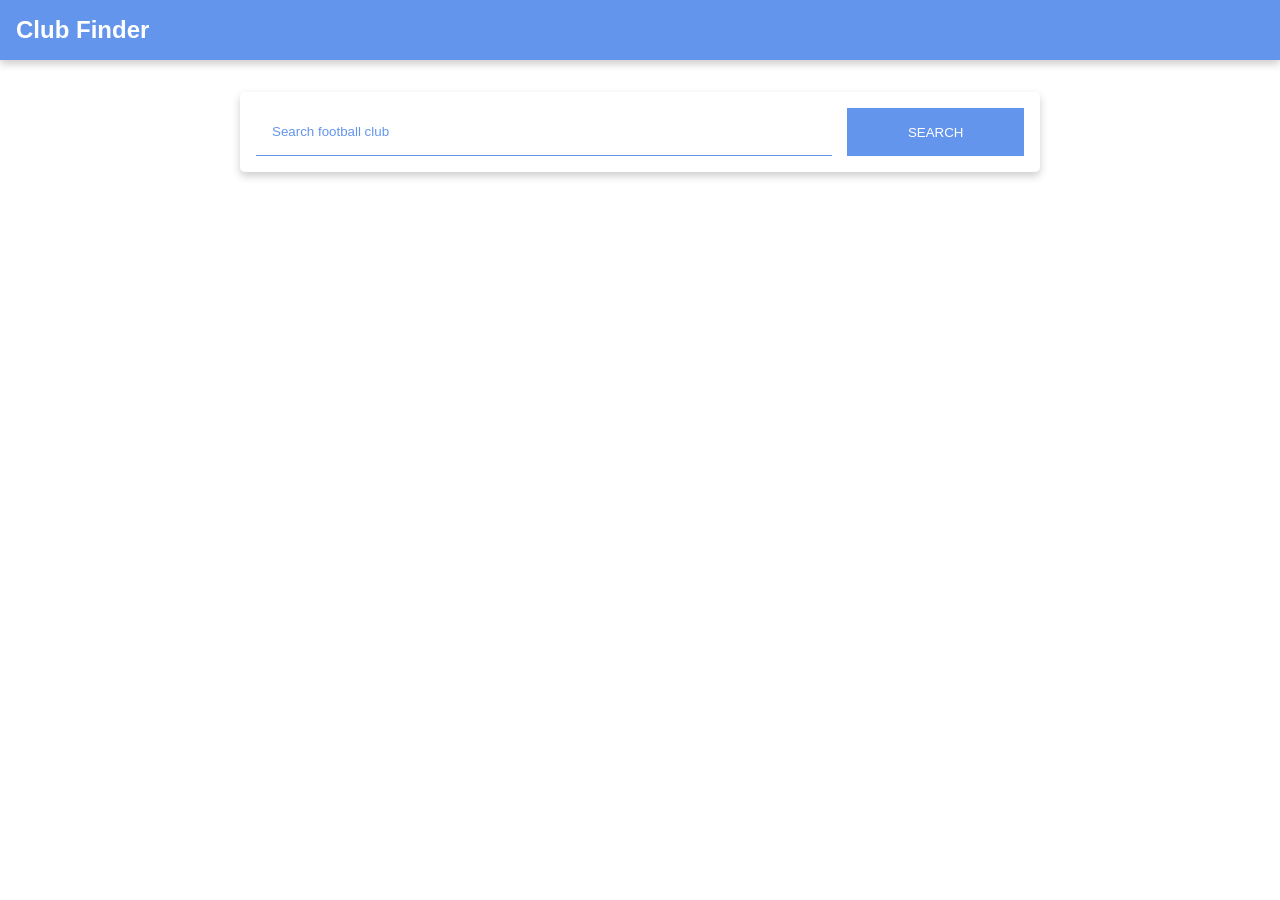
<file: club_finder/index.html>
<!doctype html><html lang="en"><head><meta charset="UTF-8"><meta name="viewport" content="width=device-width,initial-scale=1"><title>Club Finder</title></head><body><header><app-bar></app-bar></header><main><search-bar></search-bar><club-list></club-list></main><script src="bundle.js"></script></body></html>
</file>
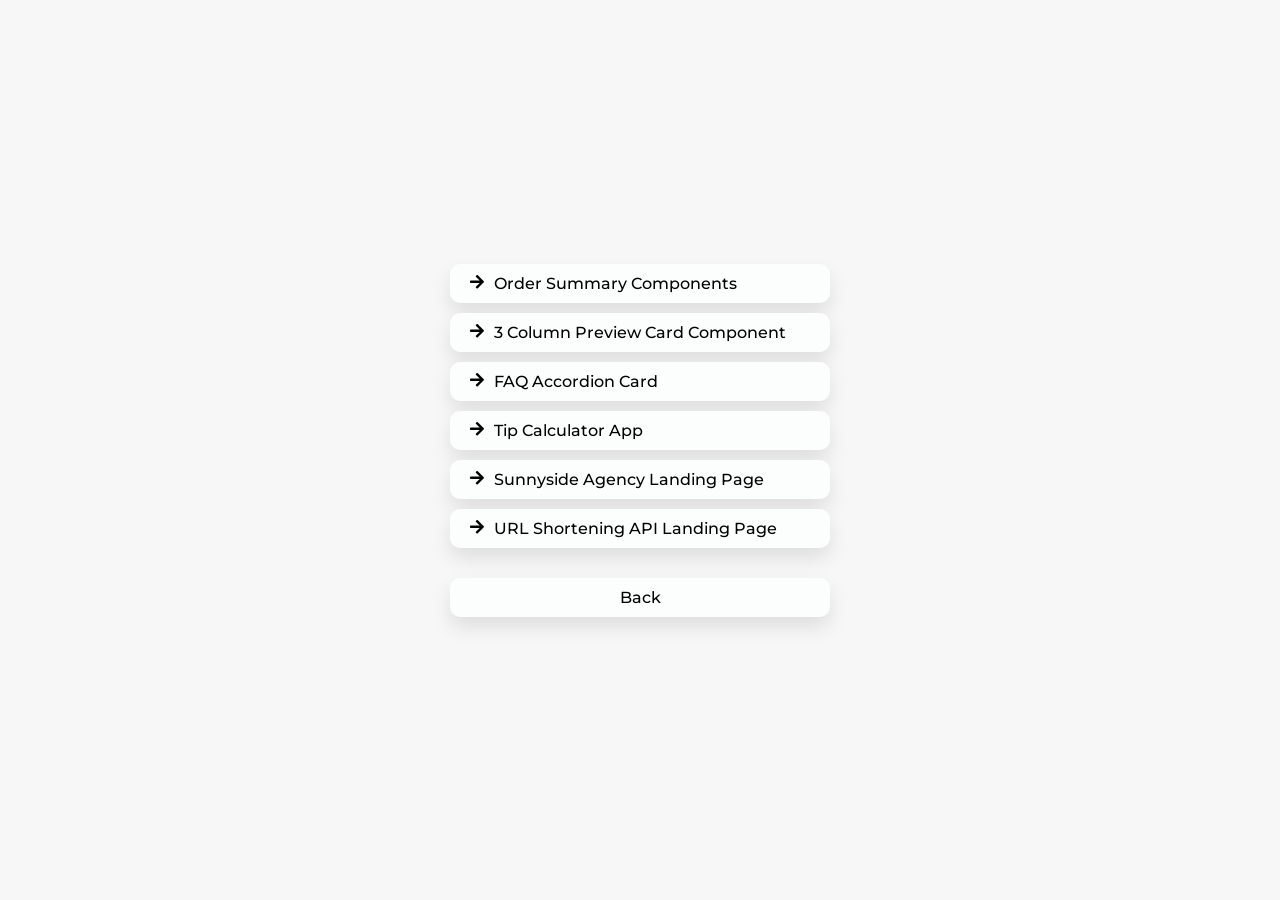
<file: frontendmentor_challenges/index.html>
<!DOCTYPE html>
<html lang="en">
  <head>
    <meta charset="UTF-8" />
    <meta name="viewport" content="width=device-width, initial-scale=1.0" />
    <link rel="stylesheet" href="../styles/main.css" />
    <link
      rel="stylesheet"
      href="https://pro.fontawesome.com/releases/v5.10.0/css/all.css"
      integrity="sha384-AYmEC3Yw5cVb3ZcuHtOA93w35dYTsvhLPVnYs9eStHfGJvOvKxVfELGroGkvsg+p"
      crossorigin="anonymous"
    />
    <title>Valdi | Front-end Mentor Challenges</title>

    <!-- Global site tag (gtag.js) - Google Analytics -->
    <script
      async
      src="https://www.googletagmanager.com/gtag/js?id=G-2KFZE76200"
    ></script>
    <script>
      window.dataLayer = window.dataLayer || [];
      function gtag() {
        dataLayer.push(arguments);
      }
      gtag('js', new Date());

      gtag('config', 'G-2KFZE76200');
    </script>
  </head>
  <body>
    <main>
      <ul>
        <li>
          <i class="fas fa-arrow-right"></i>
          <a
            href="./order-summary-components/"
            target="_blank"
            rel="”noreferrer"
          >
            Order Summary Components
          </a>
        </li>
        <li>
          <i class="fas fa-arrow-right"></i>
          <a
            href="./3-column-preview-card-component/"
            target="_blank"
            rel="”noreferrer"
          >
            3 Column Preview Card Component
          </a>
        </li>
        <li>
          <i class="fas fa-arrow-right"></i>
          <a href="./faq-accordion-card/" target="_blank" rel="”noreferrer">
            FAQ Accordion Card
          </a>
        </li>
        <li>
          <i class="fas fa-arrow-right"></i>
          <a href="./vue-tip-calculator-app/" target="_blank" rel="”noreferrer">
            Tip Calculator App
          </a>
        </li>
        <li>
          <i class="fas fa-arrow-right"></i>
          <a
            href="./vue-sunnyside-agency-landing-page/"
            target="_blank"
            rel="”noreferrer"
          >
            Sunnyside Agency Landing Page
          </a>
        </li>

        <li>
          <i class="fas fa-arrow-right"></i>
          <a
            href="https://valdi-url-shortener.netlify.app/"
            target="_blank"
            rel="”noreferrer"
          >
            URL Shortening API Landing Page
          </a>
        </li>

        <li class="back">
          <a href="../">Back</a>
        </li>
      </ul>
    </main>
  </body>
</html>
</file>
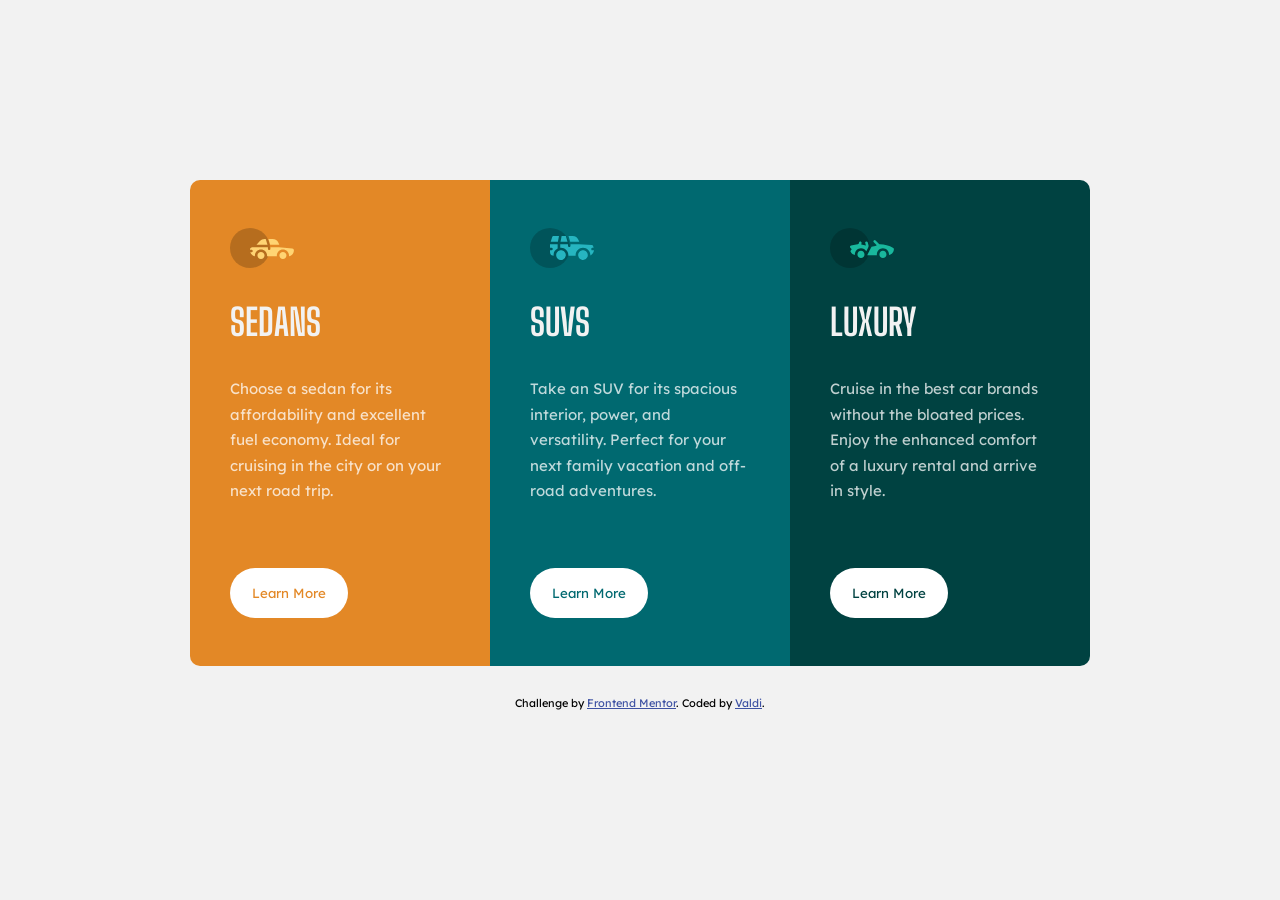
<file: frontendmentor_challenges/3-column preview card component/index.html>
<!DOCTYPE html>
<html lang="en">
<head>
  <meta charset="UTF-8">
  <meta name="viewport" content="width=device-width, initial-scale=1.0"> <!-- displays site properly based on user's device -->

  <link rel="icon" type="image/png" sizes="32x32" href="./images/favicon-32x32.png">
  <link rel="stylesheet" href="./styles/main.css">
  
  <title>Frontend Mentor | 3-column preview card component</title>

  <!-- Feel free to remove these styles or customise in your own stylesheet 👍 -->
  <style>
    .attribution { font-size: 11px; text-align: center; }
    .attribution a { color: hsl(228, 45%, 44%); }
  </style>
</head>
<body>

  <main>
    <section class="card-list">
      <div class="card sedans">
        <img src="./images/icon-sedans.svg" alt="Sedans Icon">

        <h1>Sedans</h1>

        <p>
          Choose a sedan for its affordability and excellent fuel economy. Ideal for cruising in the city 
          or on your next road trip.
        </p>

        <button>Learn More</button>
      </div>

      <div class="card suvs">
        <img src="./images/icon-suvs.svg" alt="SUVs Icon">

        <h1>SUVs</h1>

        <p>
          Take an SUV for its spacious interior, power, and versatility. Perfect for your next family vacation 
          and off-road adventures.
        </p>

        <button>Learn More</button>
      </div>

      <div class="card luxury">
        <img src="./images/icon-luxury.svg" alt="Luxury Icon">
        
        <h1>Luxury</h1>

        <p>
          Cruise in the best car brands without the bloated prices. Enjoy the enhanced comfort of a luxury 
          rental and arrive in style.
        </p>

        <button>Learn More</button>
      </div>

    </section>
  </main>
  
  <footer>
    <div class="attribution">
      Challenge by <a href="https://www.frontendmentor.io?ref=challenge" target="_blank">Frontend Mentor</a>. 
      Coded by <a href="https://github.com/ValdiANS">Valdi</a>.
    </div>
  </footer>
</body>
</html>
</file>
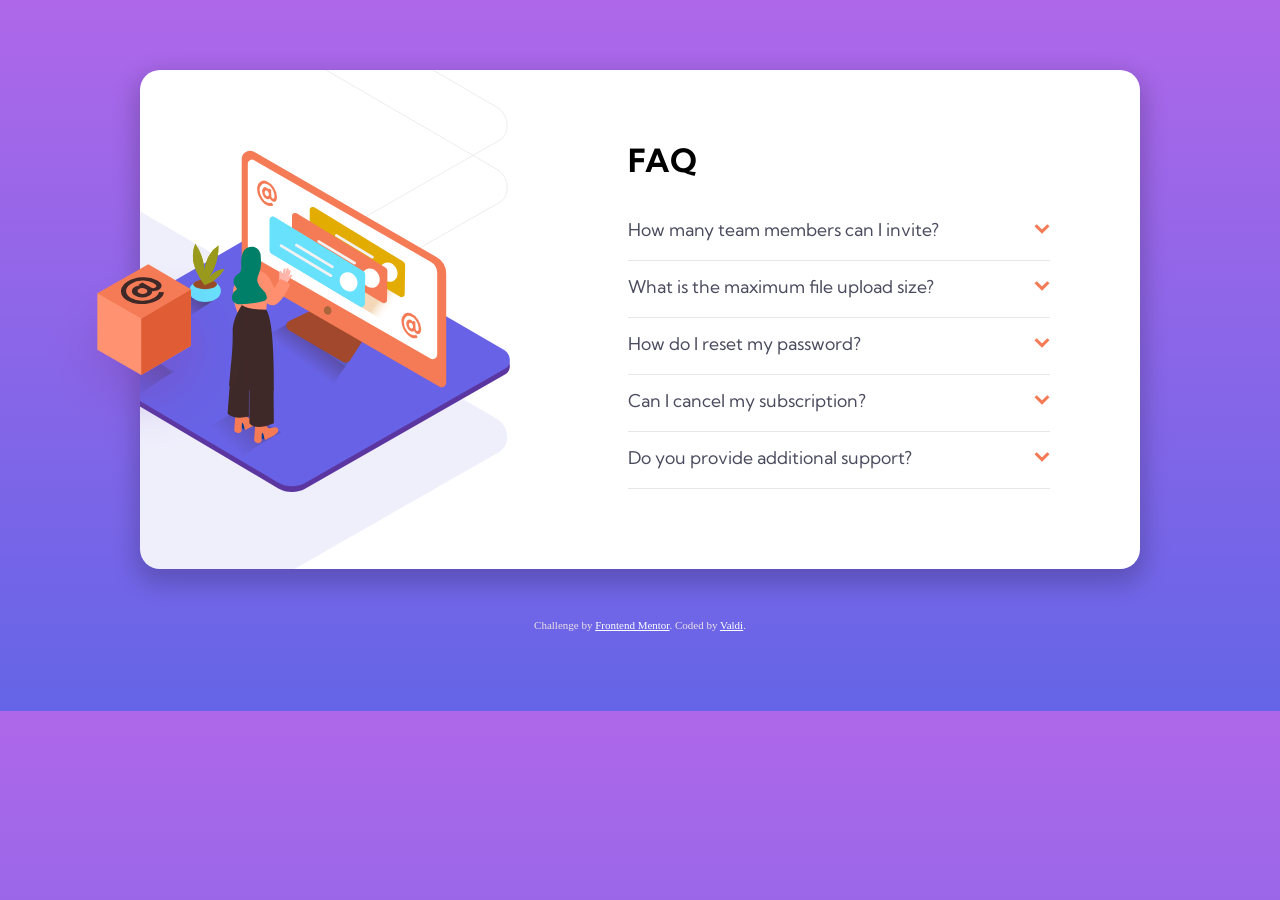
<file: frontendmentor_challenges/faq-accordion-card/index.html>
<!DOCTYPE html>
<html lang="en">
<head>
  <meta charset="UTF-8">
  <meta name="viewport" content="width=device-width, initial-scale=1.0"> <!-- displays site properly based on user's device -->

  <link rel="icon" type="image/png" sizes="32x32" href="./images/favicon-32x32.png">
  <link rel="stylesheet" href="./styles/main.css">
  <link rel="stylesheet" href="./styles/responsive.css">
  
  <title>Frontend Mentor | FAQ Accordion Card</title>

  <!-- Feel free to remove these styles or customise in your own stylesheet 👍 -->
  <style>
    .attribution { font-size: 11px; text-align: center; }
    .attribution a { color: white; }
  </style>
</head>
<body>
  <main>
    <section>
      <div class="illustration">
        <div class="illustration-desktop">
          <img src="./images/bg-pattern-desktop.svg" alt="bg-pattern-desktop" class="bg-pattern-desktop">
          <img src="./images/illustration-woman-online-desktop.svg" alt="illustration-woman" class="illustration-woman">
        </div>
        <img src="./images/illustration-box-desktop.svg" alt="illustration-box" class="illustration-box">

        <img src="./images/illustration-woman-online-mobile.svg" alt="illustration-woman-mobile" class="illustration-woman-mobile">
        <img src="./images/bg-pattern-mobile.svg" alt="bg-pattern-mobile" class="bg-pattern-mobile">
      </div>

      <div class="faq">
        <h1>FAQ</h1>
        
        <div class="questions">
          <span class="question">
            <input type="checkbox" name="input-list" id="question-1"/>
            <label for="question-1">
              <h4>How many team members can I invite?</h4>
              <span>
                <img src="./images/icon-arrow-down.svg" alt="arrow">
              </span>
            </label>
            
            <p class="answer">
              You can invite up to 2 additional users on the Free plan. There is no limit on team members for the Premium plan.
            </p>
          </span>
          
          <span class="question">
            <input type="checkbox" name="input-list" id="question-2"/>
            <label for="question-2">
              <h4>What is the maximum file upload size?</h4>
              <span>
                <img src="./images/icon-arrow-down.svg" alt="arrow">
              </span>
            </label>
            
            <p class="answer">
              No more than 2GB. All files in your account must fit your allotted storage space.
            </p>
          </span>
          
          <span class="question">
            <input type="checkbox" name="input-list" id="question-3"/>
            <label for="question-3">
              <h4>How do I reset my password?</h4>
              <span>
                <img src="./images/icon-arrow-down.svg" alt="arrow">
              </span>
            </label>
            
            <p class="answer">
              Click “Forgot password” from the login page or “Change password” from your profile page. A reset link will be emailed to you.
            </p>
          </span>
          
          <span class="question">
            <input type="checkbox" name="input-list" id="question-4"/>
            <label for="question-4">
              <h4>Can I cancel my subscription?</h4>
              <span>
                <img src="./images/icon-arrow-down.svg" alt="arrow">
              </span>
            </label>
            
            <p class="answer">
              Yes! Send us a message and we’ll process your request no questions asked.
            </p>
          </span>
          
          <span class="question">
            <input type="checkbox" name="input-list" id="question-5"/>
            <label for="question-5">
              <h4>Do you provide additional support?</h4>
              <span>
                <img src="./images/icon-arrow-down.svg" alt="arrow">
              </span>
            </label>
            
            <p class="answer">
              Chat and email support is available 24/7. Phone lines are open during normal business hours.
            </p>
          </span>
        </div>
      </div>
    </section>
  </main>

  <footer>
    <div class="attribution">
      Challenge by <a href="https://www.frontendmentor.io?ref=challenge" target="_blank">Frontend Mentor</a>. 
      Coded by <a href="https://github.com/ValdiANS">Valdi</a>.
    </div>
  </footer>
</body>
</html>
</file>
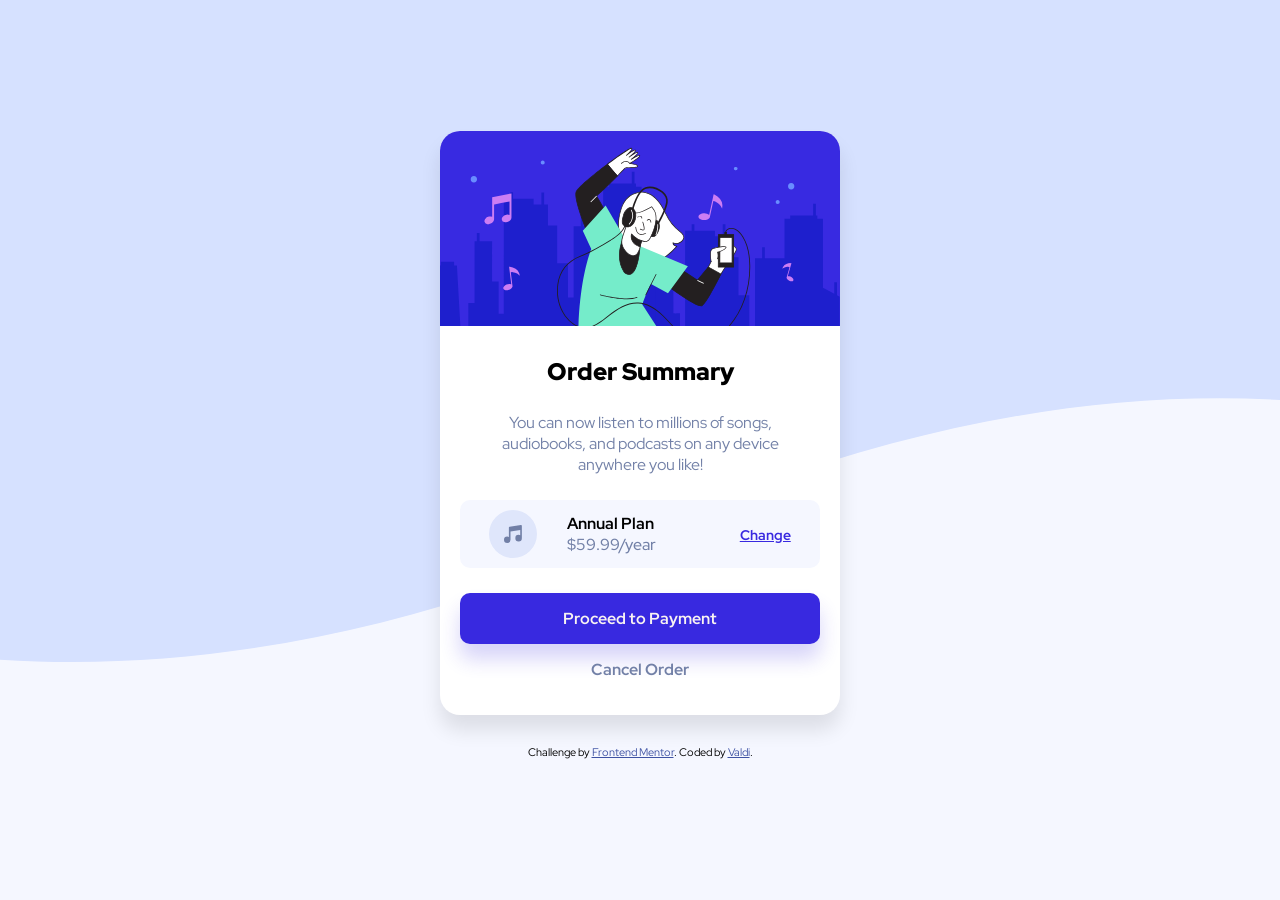
<file: frontendmentor_challenges/order-summary-components/index.html>
<!DOCTYPE html>
<html lang="en">
<head>
  <meta charset="UTF-8">
  <meta name="viewport" content="width=device-width, initial-scale=1.0"> <!-- displays site properly based on user's device -->

  <link rel="icon" type="image/png" sizes="32x32" href="./images/favicon-32x32.png">
  <link rel="stylesheet" href="./styles/main.css">
  
  <title>Frontend Mentor | Order summary card</title>

  <!-- Feel free to remove these styles or customise in your own stylesheet 👍 -->
  <style>
    .attribution { font-size: 11px; text-align: center; }
    .attribution a { color: hsl(228, 45%, 44%); }
  </style>
</head>
<body>
  <main>
    <section>
      <div class="card">
        <div class="card-header">
          <img src="./images/illustration-hero.svg" alt="Illustration Hero">
        </div>

        <div class="card-content">
          <h1>
            Order Summary
          </h1>
          
          <p>  
            You can now listen to millions of songs, audiobooks, and podcasts on any 
            device anywhere you like!
          </p>
          
          <div class="price">
            <img src="./images/icon-music.svg" alt="Music Icon">
            
            <div class="annual-plan">
              Annual Plan
              <span>$59.99/year</span>
            </div>
            
            <a href="#">Change</a>
          </div>
            
          <div class="buttons">
            <button class="proceed">
              Proceed to Payment
            </button>
            
            <button class="cancel">
              Cancel Order
            </button>
          </div>

        </div>
      </div>
    </section>
  </main>

  <footer>
    <div class="attribution">
      Challenge by <a href="https://www.frontendmentor.io?ref=challenge" target="_blank">Frontend Mentor</a>. 
      Coded by <a href="https://github.com/ValdiANS">Valdi</a>.
    </div>
  </footer>
</body>
</html>
</file>
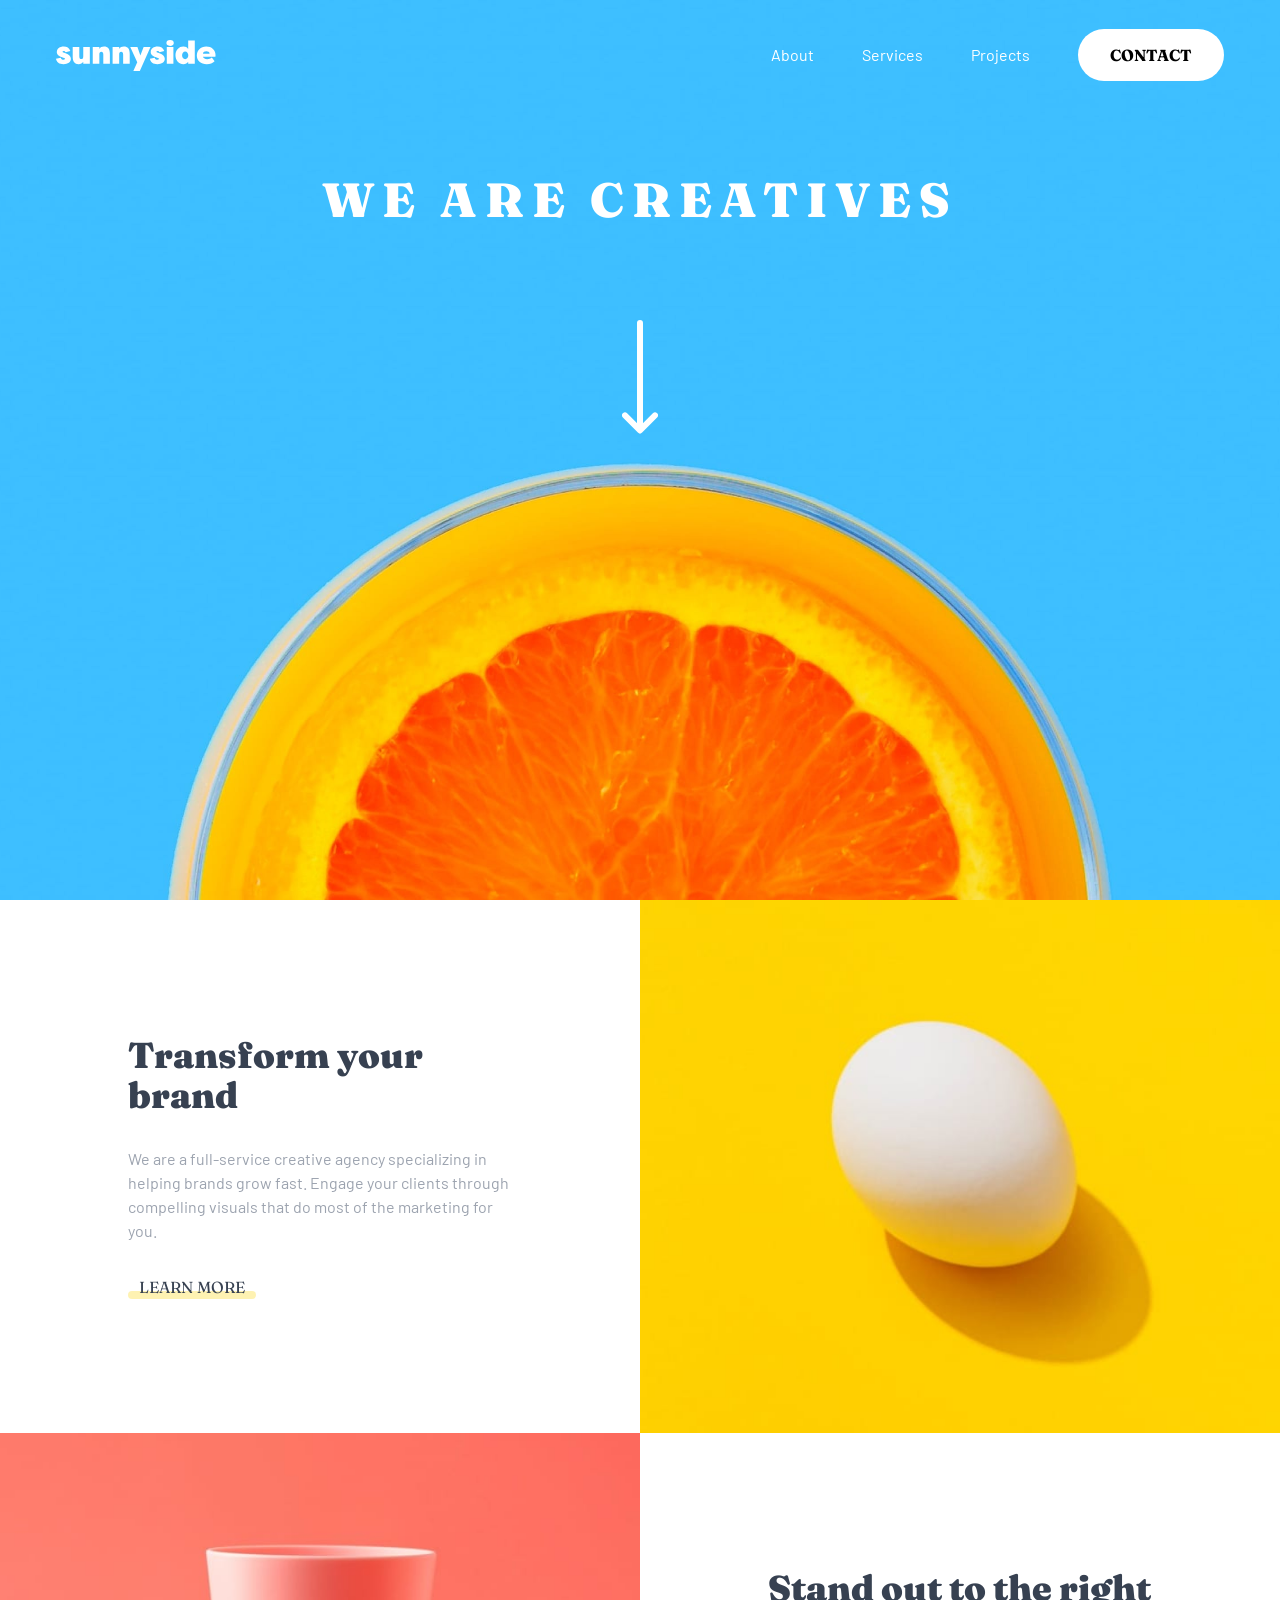
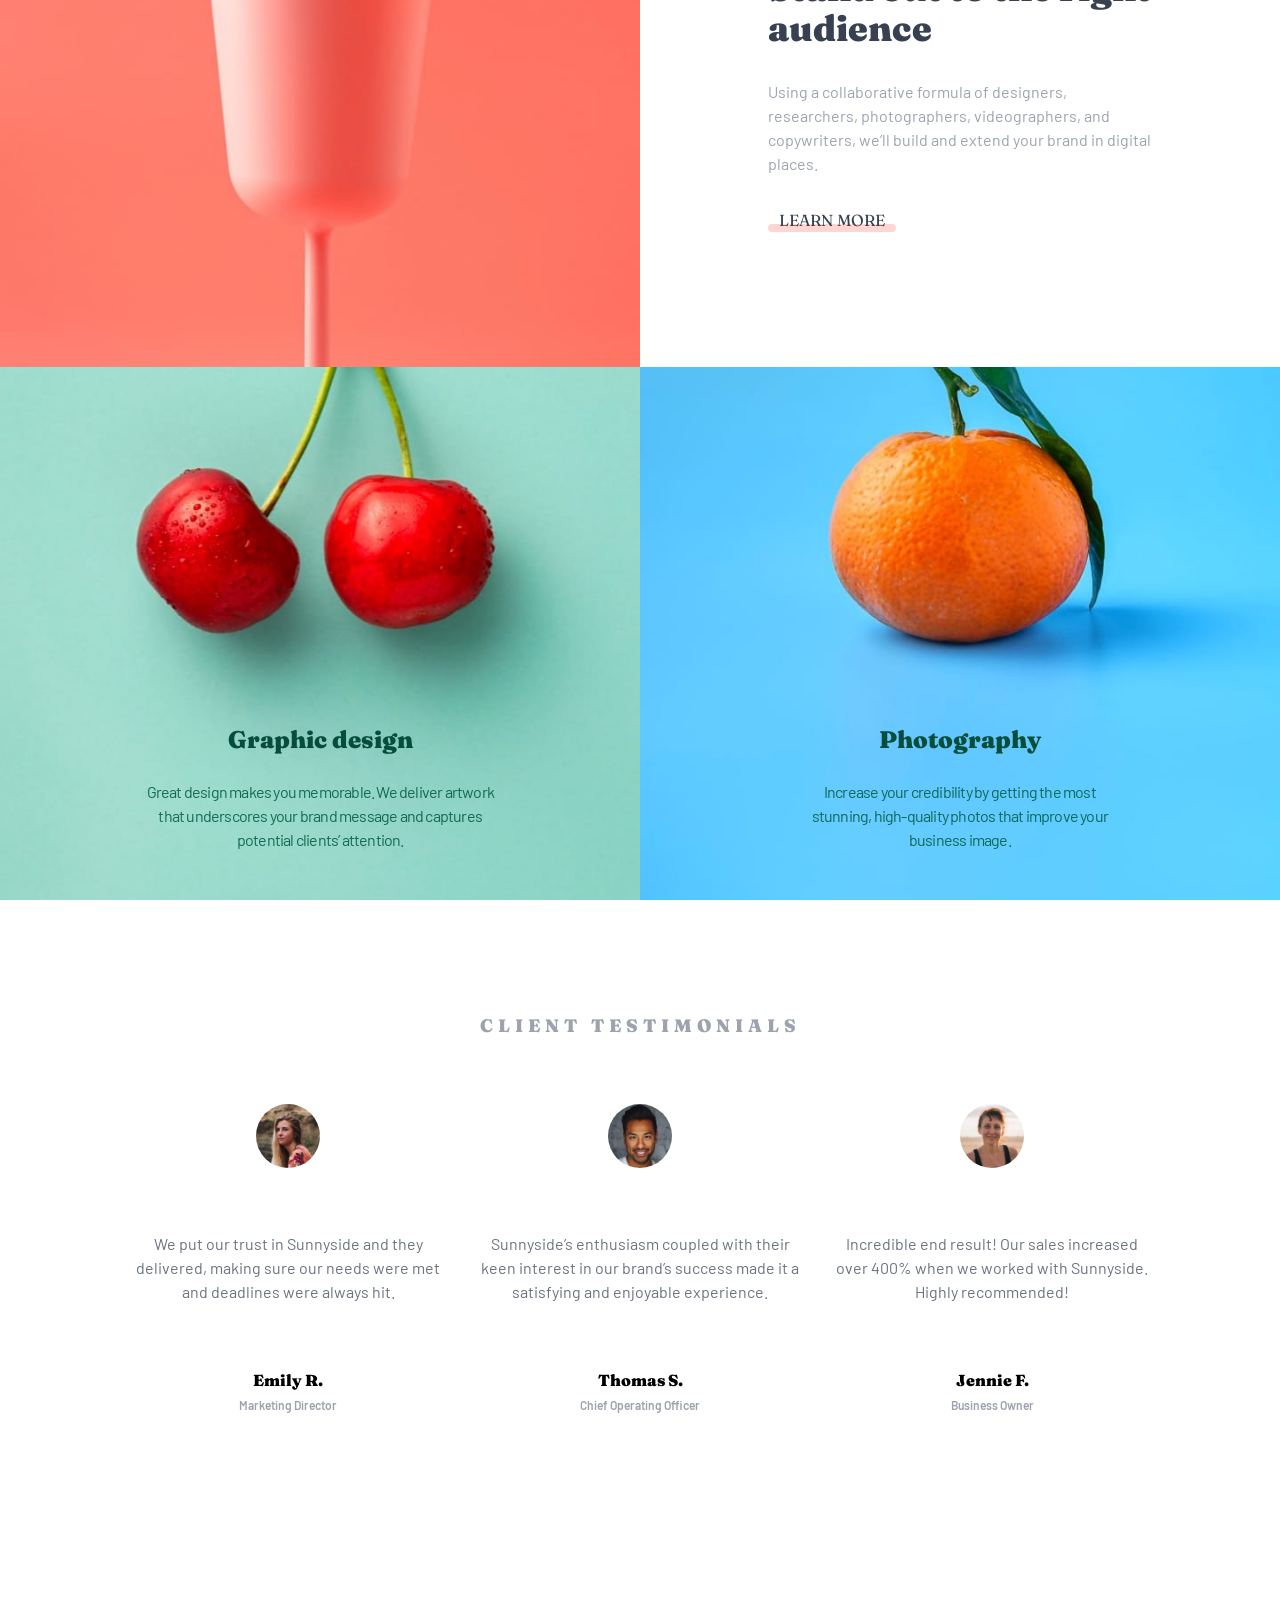
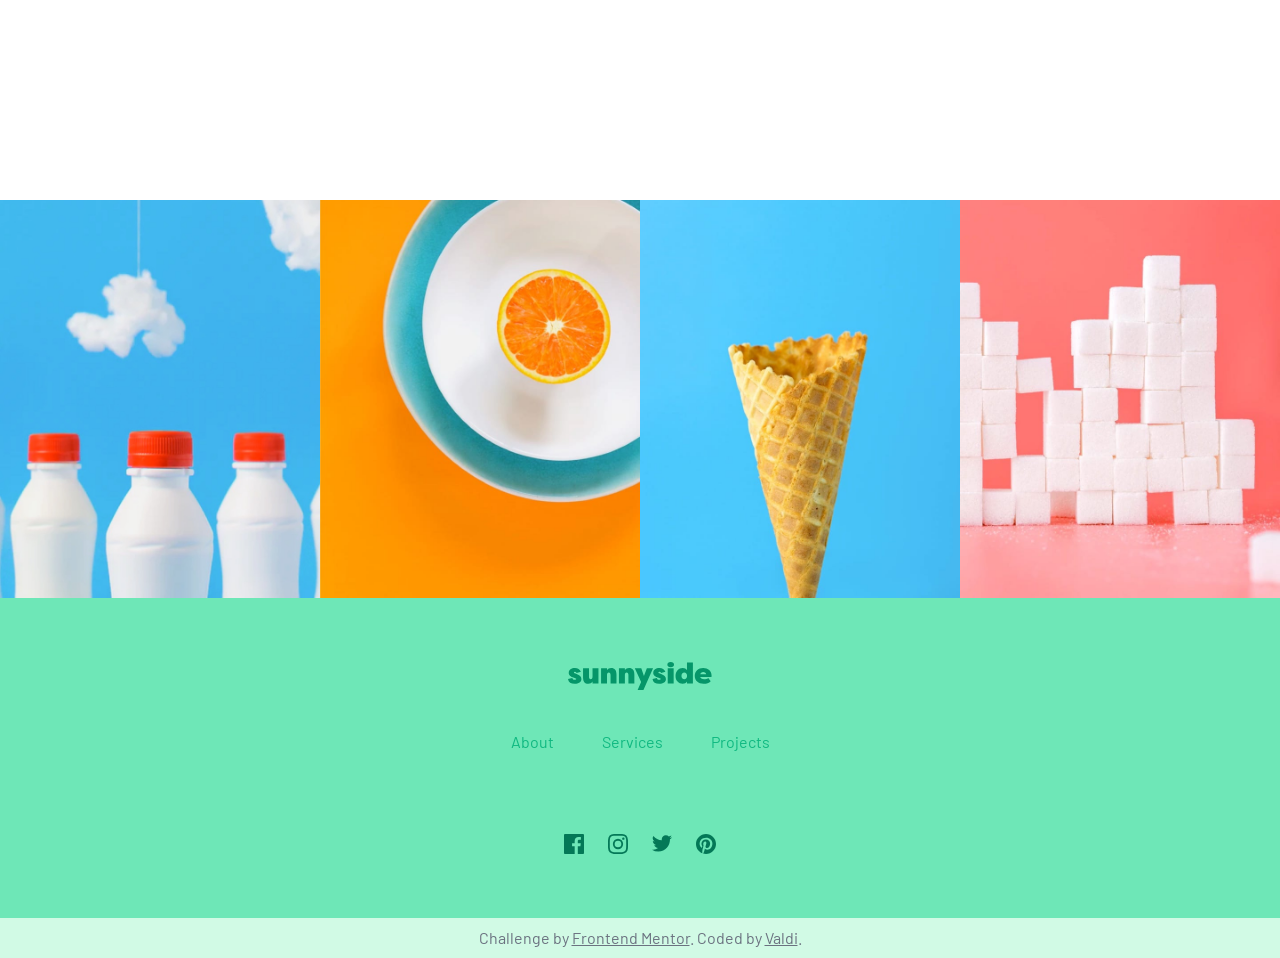
<file: frontendmentor_challenges/vue-sunnyside-agency-landing-page/index.html>
<!DOCTYPE html><html lang="en"><head><meta charset="utf-8"><meta http-equiv="X-UA-Compatible" content="IE=edge"><meta name="viewport" content="width=device-width,initial-scale=1"><link rel="icon" href="favicon.ico"><title>vue-sunnyside-agency-landing-page</title><link href="css/app.30bfc8cb.css" rel="preload" as="style"><link href="js/app.e33e0556.js" rel="preload" as="script"><link href="js/chunk-vendors.1dace954.js" rel="preload" as="script"><link href="css/app.30bfc8cb.css" rel="stylesheet"></head><body><noscript><strong>We're sorry but vue-sunnyside-agency-landing-page doesn't work properly without JavaScript enabled. Please enable it to continue.</strong></noscript><div id="app"></div><script src="js/chunk-vendors.1dace954.js"></script><script src="js/app.e33e0556.js"></script></body></html>
</file>
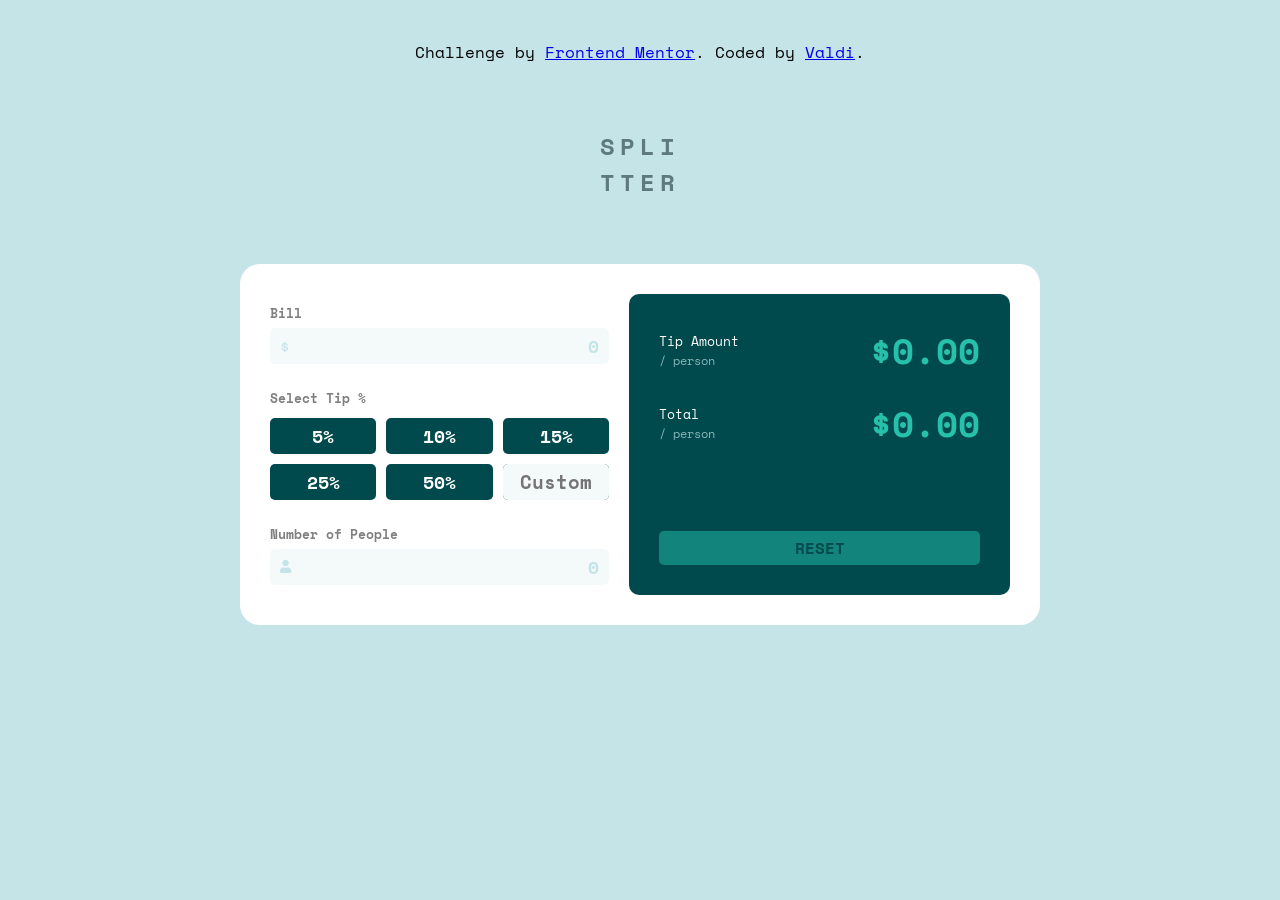
<file: frontendmentor_challenges/vue-tip-calculator-app/index.html>
<!DOCTYPE html><html lang="en"><head><meta charset="utf-8"><meta http-equiv="X-UA-Compatible" content="IE=edge"><meta name="viewport" content="width=device-width,initial-scale=1"><link rel="icon" href="favicon-32x32.png"><link rel="stylesheet" href="https://cdnjs.cloudflare.com/ajax/libs/font-awesome/5.15.0/css/all.min.css" integrity="sha512-BnbUDfEUfV0Slx6TunuB042k9tuKe3xrD6q4mg5Ed72LTgzDIcLPxg6yI2gcMFRyomt+yJJxE+zJwNmxki6/RA==" crossorigin="anonymous" referrerpolicy="no-referrer"><title>vue-tip-calculator-app</title><link href="css/app.32d90ccd.css" rel="preload" as="style"><link href="js/app.d55ca1f5.js" rel="preload" as="script"><link href="js/chunk-vendors.c5aed959.js" rel="preload" as="script"><link href="css/app.32d90ccd.css" rel="stylesheet"></head><body><noscript><strong>We're sorry but vue-tip-calculator-app doesn't work properly without JavaScript enabled. Please enable it to continue.</strong></noscript><div id="app"></div><script src="js/chunk-vendors.c5aed959.js"></script><script src="js/app.d55ca1f5.js"></script></body></html>
</file>
<file: styles/main.css>
@import url('https://fonts.googleapis.com/css2?family=Montserrat:wght@400;500;700&display=swap');

* {
  padding: 0;
  margin: 0;
  box-sizing: border-box;
  font-family: 'Montserrat', sans-serif;
}

body {
  background-color: hsl(0, 0%, 97%);
}

main {
  width: 100%;
  height: 100vh;
  display: flex;
  flex-direction: column;
  gap: 10px 0;
  justify-content: center;
  align-items: center;

  padding: 0 10px;
}

.card {
  font-weight: 500;
  font-size: 1rem;
  max-width: 350px;
  /* background-color: rgb(141, 200, 230); */
  background-color: hsl(200, 33%, 99%);
  border-radius: 10px;
  padding: 20px;
  
  display: flex;
  align-items: center;
  gap: 0 10px;

  box-shadow: 0px 10px 20px 0px rgba(0,0,0,0.1);
  -webkit-box-shadow: 0px 10px 20px 0px rgba(0,0,0,0.1);
  -moz-box-shadow: 0px 10px 20px 0px rgba(0,0,0,0.1);
}

.card > a {
  width: auto;
  padding: 10px;
}

.card > #profile .detail {
  font-size: 0.9rem;
}

.card #profile {
  display: flex;
  flex-direction: column;
}

.card > #profile .social-media {
  margin-top: 0.7rem;
  align-self: flex-end;
}

.card > #profile .social-media a {
  text-decoration: none;
}

.card > #profile .social-media img {
  border-radius: 20px;

  --tw-shadow: 0 1px 3px 0 rgba(0, 0, 0, 0.1), 0 1px 2px 0 rgba(0, 0, 0, 0.06);
  box-shadow: var(--tw-ring-offset-shadow, 0 0 #0000), var(--tw-ring-shadow, 0 0 #0000), var(--tw-shadow);
}

.card > #profile .social-media img.linkedin {
  border-radius: 0;
  box-shadow: none;
}

ul {
  width: 100%;
  max-width: 400px;
  padding: 0 10px;
  list-style-type: none;

  display: flex;
  flex-direction: column;
  
  gap: 10px 0;
}

ul.main-link {
  max-width: 350px;
  padding: 0;
}

ul li {
  color: black;
  font-weight: 500;
  width: 100%;
  background-color: hsl(200, 33%, 99%);
  padding: 10px 20px;
  border-radius: 10px;
  transition: box-shadow .2s ease-in-out;

  display: flex;
  gap: 0 10px;
  

  box-shadow: 0px 10px 20px 0px rgba(0,0,0,0.1);
  -webkit-box-shadow: 0px 10px 20px 0px rgba(0,0,0,0.1);
  -moz-box-shadow: 0px 10px 20px 0px rgba(0,0,0,0.1);
}

ul li:hover {
  box-shadow: -1px 10px 20px 0px rgba(0,0,0,0.2);
  -webkit-box-shadow: -1px 10px 20px 0px rgba(0,0,0,0.2);
  -moz-box-shadow: -1px 10px 20px 0px rgba(0,0,0,0.2);
}

ul li a {
  display: block;
  text-decoration: none;
  color: black;
}

ul li a:hover {
text-decoration-line: underline;
}

ul li.back {
  margin: 20px 0;
}

ul li.back a {
  width: 100%;
  text-align: center;
}
</file>
<file: frontendmentor_challenges/3-column preview card component/styles/main.css>
@import url('https://fonts.googleapis.com/css2?family=Big+Shoulders+Display:wght@700&family=Lexend+Deca&display=swap');
@import url('responsive.css');

* {
  padding: 0;
  margin: 0;
  box-sizing: border-box;
  font-family: 'Lexend Deca', sans-serif;
  font-weight: 400;
}

body {
  background-color: hsl(0, 0%, 95%);
  width: 100%;
  min-height: 100vh;
  display: flex;
  flex-direction: column;
  justify-content: center;
  align-items: center;
}

main {
  padding: 0 30px;
}

/* Card List */
.card-list {
  width: fit-content;
  display: flex;
  flex-direction: column;
  align-items: center;
  /* margin: 50px 0; */
  border-radius: 10px;
  overflow: hidden;
}

/* Card */
.card {
  padding: 3rem 2.5rem;
  width: 100%;
  display: flex;
  flex-direction: column;
  align-items: flex-start;
  gap: 2rem 0;
}

.card.sedans {
  background-color: hsl(31, 77%, 52%);
}

.card.suvs {
  background-color: hsl(184, 100%, 22%);
}

.card.luxury {
  background-color: hsl(179, 100%, 13%);
}

.card h1 {
  color: hsl(0, 0%, 95%);
  font-family: 'Big Shoulders Display', cursive;
  font-weight: 700;
  font-size: 2.3rem;
  text-transform: uppercase;
}

.card p {
  color: hsla(0, 0%, 100%, 0.75);
  font-size: 15px;
  line-height: 1.6rem;
}

.card button {
  background-color: #ffffff;
  border: none;
  border-radius: 40px;
  text-decoration: none;
  padding: 15px 20px;
  cursor: pointer;
  transition: .2s ease-in-out;
  border: 2px solid transparent;
}

.card.sedans button {
  color: hsl(31, 77%, 52%);
}

.card.suvs button {
  color: hsl(184, 100%, 22%);
}

.card.luxury button {
  color: hsl(179, 100%, 13%);
}

.card button:hover {
  color: hsl(0, 0%, 95%);
  background-color: transparent;
  border-style: inset;
  border: 2px solid hsl(0, 0%, 95%);
}

/* Footer */
footer {
  margin: 30px 0 10px;
}
</file>
<file: frontendmentor_challenges/faq-accordion-card/styles/main.css>
@import url('https://fonts.googleapis.com/css2?family=Kumbh+Sans:wght@400;700&display=swap');

* {
  padding: 0;
  margin: 0;
  box-sizing: border-box;
}

body {
  display: flex;
  flex-direction: column;
  justify-content: center;
  
  width: 100%;
  /* height: 100vh; */
  padding: 50px 10px;
  background: hsl(240, 73%, 65%);
  background: linear-gradient(0deg, hsl(240, 73%, 65%) 0%, hsl(273, 75%, 66%) 100%);
}

main {
  font-family: 'Kumbh Sans', sans-serif;
  display: flex;
  justify-content: center;
  margin: 20px;
}

section {
  display: flex;
  gap: 0 3rem;
  width: 100%;
  max-width: 1000px;
  border-radius: 20px;
  background-color: #ffffff;

  box-shadow: 0px 10px 25px 5px rgba(0,0,0,0.2);
  -webkit-box-shadow: 0px 10px 25px 5px rgba(0,0,0,0.2);
  -moz-box-shadow: 0px 10px 25px 5px rgba(0,0,0,0.2);
}

/* illustration */

.illustration {
  width: 100%;
  position: relative;
}

.illustration .illustration-desktop {
  width: 100%;
  height: 100%;
  position: relative;
  overflow: hidden;
}

/* .illustration img {
  width: 100%;
  position: absolute;
  top: 0;
  left: 0;
} */

.illustration .bg-pattern-desktop {
  width: 800px;
  position: absolute;
  top: -12rem;
  left: -27rem;
}

.illustration .illustration-woman {
  width: 450px;
  position: absolute;
  top: 5rem;
  left: -5rem;
}

.illustration .illustration-box {
  width: 200px;
  position: absolute;
  top: 12rem;
  left: -6rem;
}

.illustration .illustration-woman-mobile,
.illustration .bg-pattern-mobile {
  display: none;
}

/* faq */
.faq {
  width: 100%;
  padding: 40px;
  padding-left: 0;
  margin: 30px 50px 40px 0;
  display: flex;
  flex-direction: column;
  gap: 1.8rem 0;
}

.faq h1 {
  font-size: 2rem;
}

/* questions */
.questions {
  display: flex;
  flex-direction: column;
  gap: 5px 0;
}

/* question */
.question {
  padding-bottom: 10px;
  display: flex;
  flex-direction: column;
  border-bottom: 1px solid hsl(240, 5%, 91%);
}

.question input[type="checkbox"] {
  display: none;
}

input[type="checkbox"]:checked ~ label h4 {
  font-weight: 700;
  color: hsl(238, 29%, 16%);
}

input[type="checkbox"]:checked ~ label span img {
  transform: rotate(-180deg);
}

input[type="checkbox"]:checked ~ .answer {
  display: block;
}

.question label {
  cursor: pointer;
  margin: 10px 0;

  display: flex;
  justify-content: space-between;
}

.question label:hover h4 {
  color: hsl(14, 88%, 65%);
}

.question label h4 {
  color: hsl(237, 12%, 33%);
  font-weight: 400;
  font-size: 1.1rem;
  padding-right: 20px;
}

.question label span {
  font-weight: 400;
  display: flex;
  align-items: center;
}

.question label span img {
  width: 1rem; 
  height: auto;
  transition: all .3s;
}

.question .answer {
  color: hsl(240, 6%, 50%);
  display: none;
  margin-bottom: 10px;
  padding-right: 2rem;
}

/* Footer */
footer {
  margin: 30px 0;
  color: rgb(236, 225, 225);
}
</file>
<file: frontendmentor_challenges/faq-accordion-card/styles/responsive.css>
@media screen and (max-width: 900px) {
  section {
    flex-direction: column;
    margin-top: 100px;
  }


  /* illustration */
  .illustration {
    width: 100%;
    height: 150px;
    display: flex;
    justify-content: center;
  }

  .illustration .illustration-desktop,
  .illustration .illustration-box {
    display: none;
  }

  .illustration .illustration-woman-mobile {
    display: block;
    width: 320px;
    height: 250px;

    position: relative;
    top: -90%;
    left: -20px;
  }

  .illustration .bg-pattern-mobile {
    display: block;
    width: 300px;
    position: absolute;
    top: -10px;
  }


  /* faq */
  .faq {
    padding: 0 30px 50px;
    margin: 0;
  }

  .faq h1 {
    text-align: center;
  }
  
}
</file>
<file: frontendmentor_challenges/order-summary-components/styles/main.css>
@import url('https://fonts.googleapis.com/css2?family=Red+Hat+Display:wght@500;700;900&display=swap');
@import url('responsive.css');

* {
  padding: 0;
  margin: 0;
  box-sizing: border-box;
  font-family: 'Red Hat Display', sans-serif;
}

body {
  position: relative;
  display: flex;
  flex-direction: column;
  height: 100vh;
  width: 100%;
  align-items: center;
  justify-content: center;
  
  background-image: url('../images/pattern-background-mobile.svg');
  background-repeat: no-repeat;
  background-color: hsl(225, 100%, 98%);
}

section {
  display: flex;
  justify-content: center;
  width: 100%;
  padding: 0 20px;
}

.card {
  display: flex;
  flex-direction: column;
  width: 100%;
  border-radius: 20px;

  background-color: #ffffff;

  box-shadow: 0px 15px 20px 0px rgba(0,0,0,0.1);
  -webkit-box-shadow: 0px 15px 20px 0px rgba(0,0,0,0.1);
  -moz-box-shadow: 0px 15px 20px 0px rgba(0,0,0,0.1);
}

.card-header img {
  border-radius: 20px 20px 0 0;
  width: 100%;
}

.card-content {
  display: flex;
  flex-direction: column;
  align-items: center;
  gap: 25px 0;
  padding: 25px 20px;
}

.card-content h1 {
  font-weight: 900;
  text-align: center;
}

.card-content p {
  color: hsl(224, 23%, 55%);
  text-align: center;
  width: 90%;
}

.price {
  width: 100%;
  background-color: hsl(225, 100%, 98%);
  border-radius: 10px;
  padding: 10px 0;

  display: flex;
  align-items: center;

  justify-content: space-evenly;
}

.price .annual-plan{
  display: flex;
  flex-direction: column;
  width: 40%;

  font-weight: 700;
}

.price .annual-plan span{
  color: hsl(224, 23%, 55%);
  font-weight: 500;
}

.price a {
  color: hsl(245, 75%, 52%);
  font-weight: 700;
  font-size: 0.9rem;
}

.price a:hover {
  text-decoration: none;
}

.buttons {
  width: 100%;
  display: flex;
  flex-direction: column;
  gap: 5px 0;
}

.buttons .proceed {
  width: 100%;
  color: #f8f2f2;
  background-color: hsl(245, 75%, 52%);
  border: none;
  border-radius: 10px;
  padding: 15px 0;
  font-size: 1rem;
  font-weight: 700;
  cursor: pointer;

  box-shadow: 0px 15px 20px 0px rgba(56,41,224,0.2);
  -webkit-box-shadow: 0px 15px 20px 0px rgba(56,41,224,0.2);
  -moz-box-shadow: 0px 15px 20px 0px rgba(56,41,224,0.2);
}

.buttons .proceed:hover {
  filter: brightness(140%);
}

.buttons .cancel {
  width: 100%;
  background: none;
  border: none;
  padding: 10px;
  font-size: 1rem;
  font-weight: 700;
  color: hsl(224, 23%, 55%);
  cursor: pointer;
}

.buttons .cancel:hover {
  color: rgb(17, 16, 16);
}

.attribution {
  margin: 30px 0 10px;
}
</file>
<file: frontendmentor_challenges/vue-sunnyside-agency-landing-page/css/app.30bfc8cb.css>
@import url(https://fonts.googleapis.com/css2?family=Barlow:wght@600&family=Fraunces:wght@700;900&display=swap);@media(max-width:768px){nav .menu[data-v-6a66fb28]:before{content:"";width:0;height:0;position:absolute;top:-2rem;right:1rem;border-bottom:1rem solid #fff;border-right:1rem solid #fff;border-left:1rem solid transparent;border-top:1rem solid transparent}}.contact-btn[data-v-6a66fb28]{font-family:Fraunces,serif}.contact-btn[data-v-6a66fb28]:hover{background-color:#87cefa}section[data-v-30a9ffe7]{font-family:Fraunces,serif}section div h1[data-v-30a9ffe7]{letter-spacing:.5rem}section div p[data-v-30a9ffe7]{font-family:Barlow,sans-serif}section div a[data-v-30a9ffe7]:after{content:"";position:absolute;bottom:0;left:0;width:100%;height:8px;opacity:.3;z-index:-10;border-radius:10px;transition:.2s}section div a[data-v-30a9ffe7]:hover:after{opacity:1}section div a.egg[data-v-30a9ffe7]:after{background-color:#fad400}section div a.glass[data-v-30a9ffe7]:after{background-color:#fe7867}section.testimonials h2[data-v-30a9ffe7]{letter-spacing:5px}#app,section.testimonials .card-list article span[data-v-30a9ffe7]{font-family:Barlow,sans-serif}
/*! tailwindcss v2.2.17 | MIT License | https://tailwindcss.com */

/*! modern-normalize v1.1.0 | MIT License | https://github.com/sindresorhus/modern-normalize */html{-moz-tab-size:4;-o-tab-size:4;tab-size:4;line-height:1.15;-webkit-text-size-adjust:100%}body{margin:0;font-family:system-ui,-apple-system,Segoe UI,Roboto,Helvetica,Arial,sans-serif,Apple Color Emoji,Segoe UI Emoji}hr{height:0;color:inherit}abbr[title]{-webkit-text-decoration:underline dotted;text-decoration:underline dotted}b,strong{font-weight:bolder}code,kbd,pre,samp{font-family:ui-monospace,SFMono-Regular,Consolas,Liberation Mono,Menlo,monospace;font-size:1em}small{font-size:80%}sub,sup{font-size:75%;line-height:0;position:relative;vertical-align:baseline}sub{bottom:-.25em}sup{top:-.5em}table{text-indent:0;border-color:inherit}button,input,optgroup,select,textarea{font-family:inherit;font-size:100%;line-height:1.15;margin:0}button,select{text-transform:none}button{-webkit-appearance:button}legend{padding:0}progress{vertical-align:baseline}summary{display:list-item}blockquote,dd,dl,figure,h1,h2,h3,h4,h5,h6,hr,p,pre{margin:0}button{background-color:transparent;background-image:none}fieldset,ol,ul{margin:0;padding:0}ol,ul{list-style:none}html{font-family:ui-sans-serif,system-ui,-apple-system,BlinkMacSystemFont,Segoe UI,Roboto,Helvetica Neue,Arial,Noto Sans,sans-serif,Apple Color Emoji,Segoe UI Emoji,Segoe UI Symbol,Noto Color Emoji;line-height:1.5}body{font-family:inherit;line-height:inherit}*,:after,:before{box-sizing:border-box;border-width:0;border-style:solid;border-color:currentColor}hr{border-top-width:1px}img{border-style:solid}textarea{resize:vertical}input::-moz-placeholder,textarea::-moz-placeholder{opacity:1;color:#9ca3af}input:-ms-input-placeholder,textarea:-ms-input-placeholder{opacity:1;color:#9ca3af}input::placeholder,textarea::placeholder{opacity:1;color:#9ca3af}button{cursor:pointer}table{border-collapse:collapse}h1,h2,h3,h4,h5,h6{font-size:inherit;font-weight:inherit}a{color:inherit;text-decoration:inherit}button,input,optgroup,select,textarea{padding:0;line-height:inherit;color:inherit}code,kbd,pre,samp{font-family:ui-monospace,SFMono-Regular,Menlo,Monaco,Consolas,Liberation Mono,Courier New,monospace}audio,canvas,embed,iframe,img,object,svg,video{display:block;vertical-align:middle}img,video{max-width:100%;height:auto}*,:after,:before{--tw-border-opacity:1;border-color:rgba(229,231,235,var(--tw-border-opacity))}.visible{visibility:visible}.invisible{visibility:hidden}.absolute{position:absolute}.relative{position:relative}.top-0{top:0}.top-20{top:5rem}.top-44{top:11rem}.bottom-12{bottom:3rem}.left-0{left:0}.z-10{z-index:10}.mx-auto{margin-left:auto;margin-right:auto}.my-20{margin-top:5rem;margin-bottom:5rem}.mt-4{margin-top:1rem}.mt-10{margin-top:2.5rem}.mt-16{margin-top:4rem}.mt-20{margin-top:5rem}.-mr-px{margin-right:-1px}.mb-6{margin-bottom:1.5rem}.mb-16{margin-bottom:4rem}.flex{display:flex}.table{display:table}.grid{display:grid}.h-full{height:100%}.h-screen{height:100vh}.min-h-full{min-height:100%}.min-h-screen{min-height:100vh}.w-16{width:4rem}.w-32{width:8rem}.w-36{width:9rem}.w-40{width:10rem}.w-80{width:20rem}.w-96{width:24rem}.w-3\/5{width:60%}.w-11\/12{width:91.666667%}.w-full{width:100%}@-webkit-keyframes spin{to{transform:rotate(1turn)}}@keyframes spin{to{transform:rotate(1turn)}}@-webkit-keyframes ping{75%,to{transform:scale(2);opacity:0}}@keyframes ping{75%,to{transform:scale(2);opacity:0}}@-webkit-keyframes pulse{50%{opacity:.5}}@keyframes pulse{50%{opacity:.5}}@-webkit-keyframes bounce{0%,to{transform:translateY(-25%);-webkit-animation-timing-function:cubic-bezier(.8,0,1,1);animation-timing-function:cubic-bezier(.8,0,1,1)}50%{transform:none;-webkit-animation-timing-function:cubic-bezier(0,0,.2,1);animation-timing-function:cubic-bezier(0,0,.2,1)}}@keyframes bounce{0%,to{transform:translateY(-25%);-webkit-animation-timing-function:cubic-bezier(.8,0,1,1);animation-timing-function:cubic-bezier(.8,0,1,1)}50%{transform:none;-webkit-animation-timing-function:cubic-bezier(0,0,.2,1);animation-timing-function:cubic-bezier(0,0,.2,1)}}.grid-cols-2{grid-template-columns:repeat(2,minmax(0,1fr))}.grid-rows-2{grid-template-rows:repeat(2,minmax(0,1fr))}.flex-col{flex-direction:column}.flex-col-reverse{flex-direction:column-reverse}.items-center{align-items:center}.justify-center{justify-content:center}.justify-between{justify-content:space-between}.justify-around{justify-content:space-around}.gap-x-6{-moz-column-gap:1.5rem;column-gap:1.5rem}.gap-x-8{-moz-column-gap:2rem;column-gap:2rem}.gap-x-12{-moz-column-gap:3rem;column-gap:3rem}.gap-y-4{row-gap:1rem}.gap-y-8{row-gap:2rem}.gap-y-12{row-gap:3rem}.gap-y-16{row-gap:4rem}.gap-y-24{row-gap:6rem}.rounded-full{border-radius:9999px}.bg-white{--tw-bg-opacity:1;background-color:rgba(255,255,255,var(--tw-bg-opacity))}.bg-yellow-300{--tw-bg-opacity:1;background-color:rgba(252,211,77,var(--tw-bg-opacity))}.bg-green-100{--tw-bg-opacity:1;background-color:rgba(209,250,229,var(--tw-bg-opacity))}.bg-green-300{--tw-bg-opacity:1;background-color:rgba(110,231,183,var(--tw-bg-opacity))}.bg-cover{background-size:cover}.bg-center{background-position:50%}.bg-no-repeat{background-repeat:no-repeat}.fill-current{fill:currentColor}.object-cover{-o-object-fit:cover;object-fit:cover}.object-center{-o-object-position:center;object-position:center}.px-4{padding-left:1rem;padding-right:1rem}.px-8{padding-left:2rem;padding-right:2rem}.py-2{padding-top:.5rem;padding-bottom:.5rem}.py-4{padding-top:1rem;padding-bottom:1rem}.py-10{padding-top:2.5rem;padding-bottom:2.5rem}.pt-8{padding-top:2rem}.pt-16{padding-top:4rem}.pt-20{padding-top:5rem}.pb-12{padding-bottom:3rem}.pb-32{padding-bottom:8rem}.text-center{text-align:center}.text-xs{font-size:.75rem;line-height:1rem}.text-base{font-size:1rem;line-height:1.5rem}.text-lg{font-size:1.125rem;line-height:1.75rem}.text-2xl{font-size:1.5rem;line-height:2rem}.text-4xl{font-size:2.25rem;line-height:2.5rem}.font-semibold{font-weight:600}.font-bold{font-weight:700}.font-black{font-weight:900}.uppercase{text-transform:uppercase}.tracking-tighter{letter-spacing:-.05em}.text-black{--tw-text-opacity:1;color:rgba(0,0,0,var(--tw-text-opacity))}.text-white{--tw-text-opacity:1;color:rgba(255,255,255,var(--tw-text-opacity))}.text-gray-400{--tw-text-opacity:1;color:rgba(156,163,175,var(--tw-text-opacity))}.text-gray-500{--tw-text-opacity:1;color:rgba(107,114,128,var(--tw-text-opacity))}.text-gray-700{--tw-text-opacity:1;color:rgba(55,65,81,var(--tw-text-opacity))}.text-green-500{--tw-text-opacity:1;color:rgba(16,185,129,var(--tw-text-opacity))}.text-green-700{--tw-text-opacity:1;color:rgba(4,120,87,var(--tw-text-opacity))}.text-green-800{--tw-text-opacity:1;color:rgba(6,95,70,var(--tw-text-opacity))}.text-green-900{--tw-text-opacity:1;color:rgba(6,78,59,var(--tw-text-opacity))}.hover\:text-white:hover{--tw-text-opacity:1;color:rgba(255,255,255,var(--tw-text-opacity))}.hover\:text-gray-900:hover{--tw-text-opacity:1;color:rgba(17,24,39,var(--tw-text-opacity))}.hover\:text-green-50:hover{--tw-text-opacity:1;color:rgba(236,253,245,var(--tw-text-opacity))}.underline{text-decoration:underline}.opacity-0{opacity:0}.opacity-90{opacity:.9}.opacity-100{opacity:1}*,:after,:before{--tw-shadow:0 0 transparent;--tw-ring-inset:var(--tw-empty,/*!*/ /*!*/);--tw-ring-offset-width:0px;--tw-ring-offset-color:#fff;--tw-ring-color:rgba(59,130,246,0.5);--tw-ring-offset-shadow:0 0 transparent;--tw-ring-shadow:0 0 transparent}.transition{transition-property:background-color,border-color,color,fill,stroke,opacity,box-shadow,transform,filter,-webkit-backdrop-filter;transition-property:background-color,border-color,color,fill,stroke,opacity,box-shadow,transform,filter,backdrop-filter;transition-property:background-color,border-color,color,fill,stroke,opacity,box-shadow,transform,filter,backdrop-filter,-webkit-backdrop-filter;transition-timing-function:cubic-bezier(.4,0,.2,1)}.duration-150,.transition{transition-duration:.15s}.duration-200{transition-duration:.2s}.ease-in-out{transition-timing-function:cubic-bezier(.4,0,.2,1)}@media (min-width:768px){.md\:visible{visibility:visible}.md\:static{position:static}.md\:mx-0{margin-left:0;margin-right:0}.md\:my-8{margin-top:2rem;margin-bottom:2rem}.md\:mt-0{margin-top:0}.md\:block{display:block}.md\:hidden{display:none}.md\:h-full{height:100%}.md\:w-auto{width:auto}.md\:grid-cols-4{grid-template-columns:repeat(4,minmax(0,1fr))}.md\:grid-rows-1{grid-template-rows:repeat(1,minmax(0,1fr))}.md\:flex-row{flex-direction:row}.md\:gap-y-0{row-gap:0}.md\:bg-transparent{background-color:transparent}.md\:bg-white{--tw-bg-opacity:1;background-color:rgba(255,255,255,var(--tw-bg-opacity))}.md\:px-0{padding-left:0;padding-right:0}.md\:px-14{padding-left:3.5rem;padding-right:3.5rem}.md\:py-0{padding-top:0;padding-bottom:0}.md\:pt-28{padding-top:7rem}.md\:text-left{text-align:left}.md\:text-5xl{font-size:3rem;line-height:1}.md\:text-white{--tw-text-opacity:1;color:rgba(255,255,255,var(--tw-text-opacity))}.md\:opacity-100{opacity:1}}
</file>
<file: frontendmentor_challenges/vue-tip-calculator-app/css/app.32d90ccd.css>
@import url(https://fonts.googleapis.com/css2?family=Space+Mono:wght@400;700&display=swap);.tip-calculator-container[data-v-42266582]{width:100%;max-width:800px;display:flex;flex-direction:column;background-color:#fff;border-radius:20px 20px 0 0;padding:30px;font-size:1em}.calculator[data-v-42266582]{width:100%;padding:20px 0;-webkit-animation:moveInLeft-42266582 2s ease;animation:moveInLeft-42266582 2s ease}.calculator .input-tag[data-v-42266582]{display:grid;grid-template-columns:1fr 1fr;grid-template-rows:auto auto;row-gap:5px}.calculator .input-tag label[data-v-42266582]{color:grey;font-weight:700;font-size:.8em}.calculator .input-tag>span[data-v-42266582]{color:grey;font-weight:700;font-size:.8em;color:#ed3131;text-align:right}.calculator .input-tag .input-elemen[data-v-42266582]{position:relative;grid-column-start:1;grid-column-end:3}.calculator .input-tag .input-elemen span[data-v-42266582]{color:#c5e4e7;position:absolute;font-size:1em;left:10px;bottom:0;height:100%;display:grid;place-items:center}.calculator .input-tag .input-elemen span i[data-v-42266582]{font-size:.8em}.calculator .input-tag .input-elemen input[data-v-42266582]{border:none;border-radius:5px;width:100%;padding:5px 10px;background-color:#f4fafa;color:#00494d;font-family:inherit;font-weight:700;font-size:1.1em}.calculator .input-tag .input-elemen input[data-v-42266582]::-moz-placeholder{color:#c5e4e7}.calculator .input-tag .input-elemen input[data-v-42266582]:-ms-input-placeholder{color:#c5e4e7}.calculator .input-tag .input-elemen input[data-v-42266582]::placeholder{color:#c5e4e7}.calculator .input-tag .input-elemen input[data-v-42266582]:focus{outline:2px solid #26c0ab}.calculator .input-tag .input-elemen input.error[data-v-42266582]{outline:2px solid #f05c5c}.calculator .select-tip[data-v-42266582]{margin:25px 0}.calculator .select-tip>h5[data-v-42266582]{color:grey;font-weight:700;font-size:.8em}.calculator .select-tip .tip-container[data-v-42266582]{display:grid;grid-template-columns:1fr 1fr;grid-template-rows:1fr 1fr 1fr;gap:10px 10px;margin:10px 0}.calculator .select-tip .tip-container>input[data-v-42266582]{display:none}.calculator .select-tip .tip-container>input:checked+.option[data-v-42266582]{background-color:#26c0ab}.calculator .select-tip .tip-container>input:checked+.option label[data-v-42266582]{color:#00494d}.calculator .select-tip .tip-container>input#option6:checked+.option[data-v-42266582]{outline:2px solid #26c0ab;transition:none}.calculator .select-tip .tip-container>input#option6:checked+.option input[data-v-42266582]:focus{outline:none}.calculator .select-tip .tip-container .option[data-v-42266582]{background-color:#00494d;border-radius:5px;text-align:center;padding:5px 30px;transition:.2s ease-in}.calculator .select-tip .tip-container .option[data-v-42266582]:hover{background-color:#c5e4e7}.calculator .select-tip .tip-container .option:hover label[data-v-42266582]{color:#00494d}.calculator .select-tip .tip-container .option[data-v-42266582]:last-child{position:relative}.calculator .select-tip .tip-container .option label[data-v-42266582]{color:#fff;font-weight:700;font-size:1.1em;cursor:pointer}.calculator .select-tip .tip-container .option label input[type=number][data-v-42266582]{font-family:inherit;width:100%;height:100%;position:absolute;top:0;left:0;padding:5px 10px;border:none;border-radius:5px;background-color:#f4fafa;color:#00494d;font-weight:700;font-size:1em;cursor:pointer}.calculator .select-tip .tip-container .option label input[type=number][data-v-42266582]::-moz-placeholder{text-align:center;text-transform:capitalize;font-size:1.1em}.calculator .select-tip .tip-container .option label input[type=number][data-v-42266582]:-ms-input-placeholder{text-align:center;text-transform:capitalize;font-size:1.1em}.calculator .select-tip .tip-container .option label input[type=number][data-v-42266582]::placeholder{text-align:center;text-transform:capitalize;font-size:1.1em}.calculator input[type=number][data-v-42266582]{text-align:right;-moz-appearance:textfield}.calculator input[type=number][data-v-42266582]::-webkit-inner-spin-button,.calculator input[type=number][data-v-42266582]::-webkit-outer-spin-button{-webkit-appearance:none;margin:0}.result[data-v-42266582]{width:100%;padding:20px;background-color:#00494d;color:#fff;border-radius:10px;display:flex;flex-direction:column;justify-content:space-between;-webkit-animation:moveInRight-42266582 2s ease;animation:moveInRight-42266582 2s ease}.result .information[data-v-42266582]{display:flex;justify-content:space-between;-moz-column-gap:30px;column-gap:30px;margin-bottom:20px}.result .information .caption[data-v-42266582]{font-size:.8em;margin:auto 0}.result .information .caption span[data-v-42266582]{font-size:.9em;color:#c5e4e7;opacity:.7;width:100%}.result .information .number[data-v-42266582]{font-size:1.5em;color:#26c0ab}.result .reset[data-v-42266582]{width:100%;background-color:#26c0ab;color:#00494d;border:none;border-radius:5px;font-family:inherit;text-transform:uppercase;font-weight:700;font-size:1em;padding:5px;cursor:pointer;transition:.2s ease-in}.result .reset[data-v-42266582]:disabled{opacity:.5}.result .reset[data-v-42266582]:hover{background-color:#c5e4e7}@media screen and (min-width:430px){.tip-calculator-container[data-v-42266582]{border-radius:20px}.calculator .select-tip .tip-container[data-v-42266582]{grid-template-columns:1fr 1fr 1fr;grid-template-rows:1fr 1fr}}@media screen and (min-width:768px){.tip-calculator-container[data-v-42266582]{flex-direction:row}.calculator[data-v-42266582]{padding:10px 20px 10px 0}.result[data-v-42266582]{padding:30px}}@-webkit-keyframes moveInRight-42266582{0%{transform:translateX(5rem);opacity:0}50%{transform:translateX(5rem);opacity:0}to{transform:translateX(0);opacity:1}}@keyframes moveInRight-42266582{0%{transform:translateX(5rem);opacity:0}50%{transform:translateX(5rem);opacity:0}to{transform:translateX(0);opacity:1}}@-webkit-keyframes moveInLeft-42266582{0%{transform:translateX(-5rem);opacity:0}50%{transform:translateX(-5rem);opacity:0}to{transform:translateX(0);opacity:1}}@keyframes moveInLeft-42266582{0%{transform:translateX(-5rem);opacity:0}50%{transform:translateX(-5rem);opacity:0}to{transform:translateX(0);opacity:1}}*{padding:0;margin:0;box-sizing:border-box}body{background-color:#c5e4e7;font-family:Space Mono,Poppins,Arial}main{width:100%;display:flex;flex-direction:column;align-items:center;gap:4em 0;padding:40px 0 0 0}main .tip-calculator-container{-webkit-animation-name:moveInBottom;animation-name:moveInBottom;-webkit-animation-duration:1s;animation-duration:1s;-webkit-animation-timing-function:ease;animation-timing-function:ease}h1{text-transform:uppercase;font-weight:700;font-size:24px;color:#5e7a7d;letter-spacing:.2em;display:flex;flex-direction:column;width:-webkit-fit-content;width:-moz-fit-content;width:fit-content;margin:0 auto}.attribution{text-align:center}@media screen and (min-width:430px){main{padding:40px}}@-webkit-keyframes moveInBottom{0%{transform:translateY(5rem);opacity:0}to{transform:translateY(0);opacity:1}}@keyframes moveInBottom{0%{transform:translateY(5rem);opacity:0}to{transform:translateY(0);opacity:1}}
</file>
